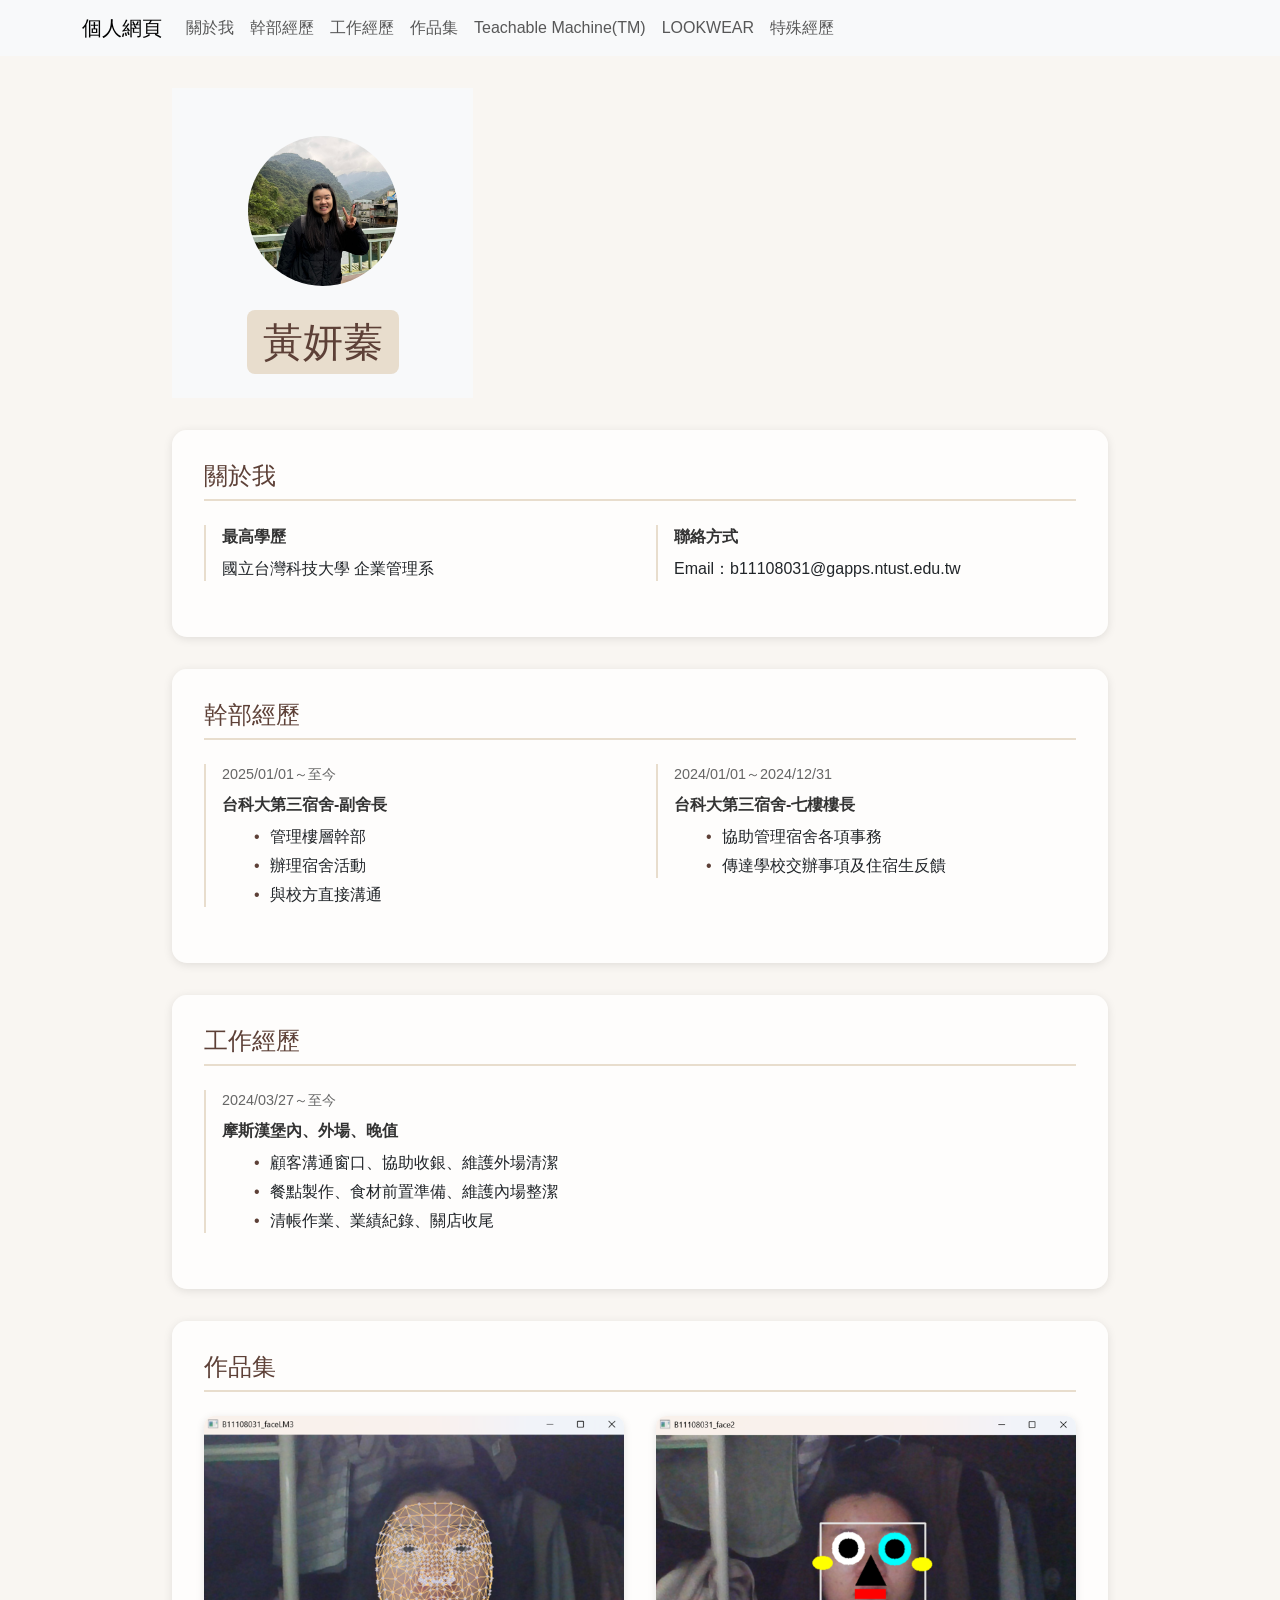
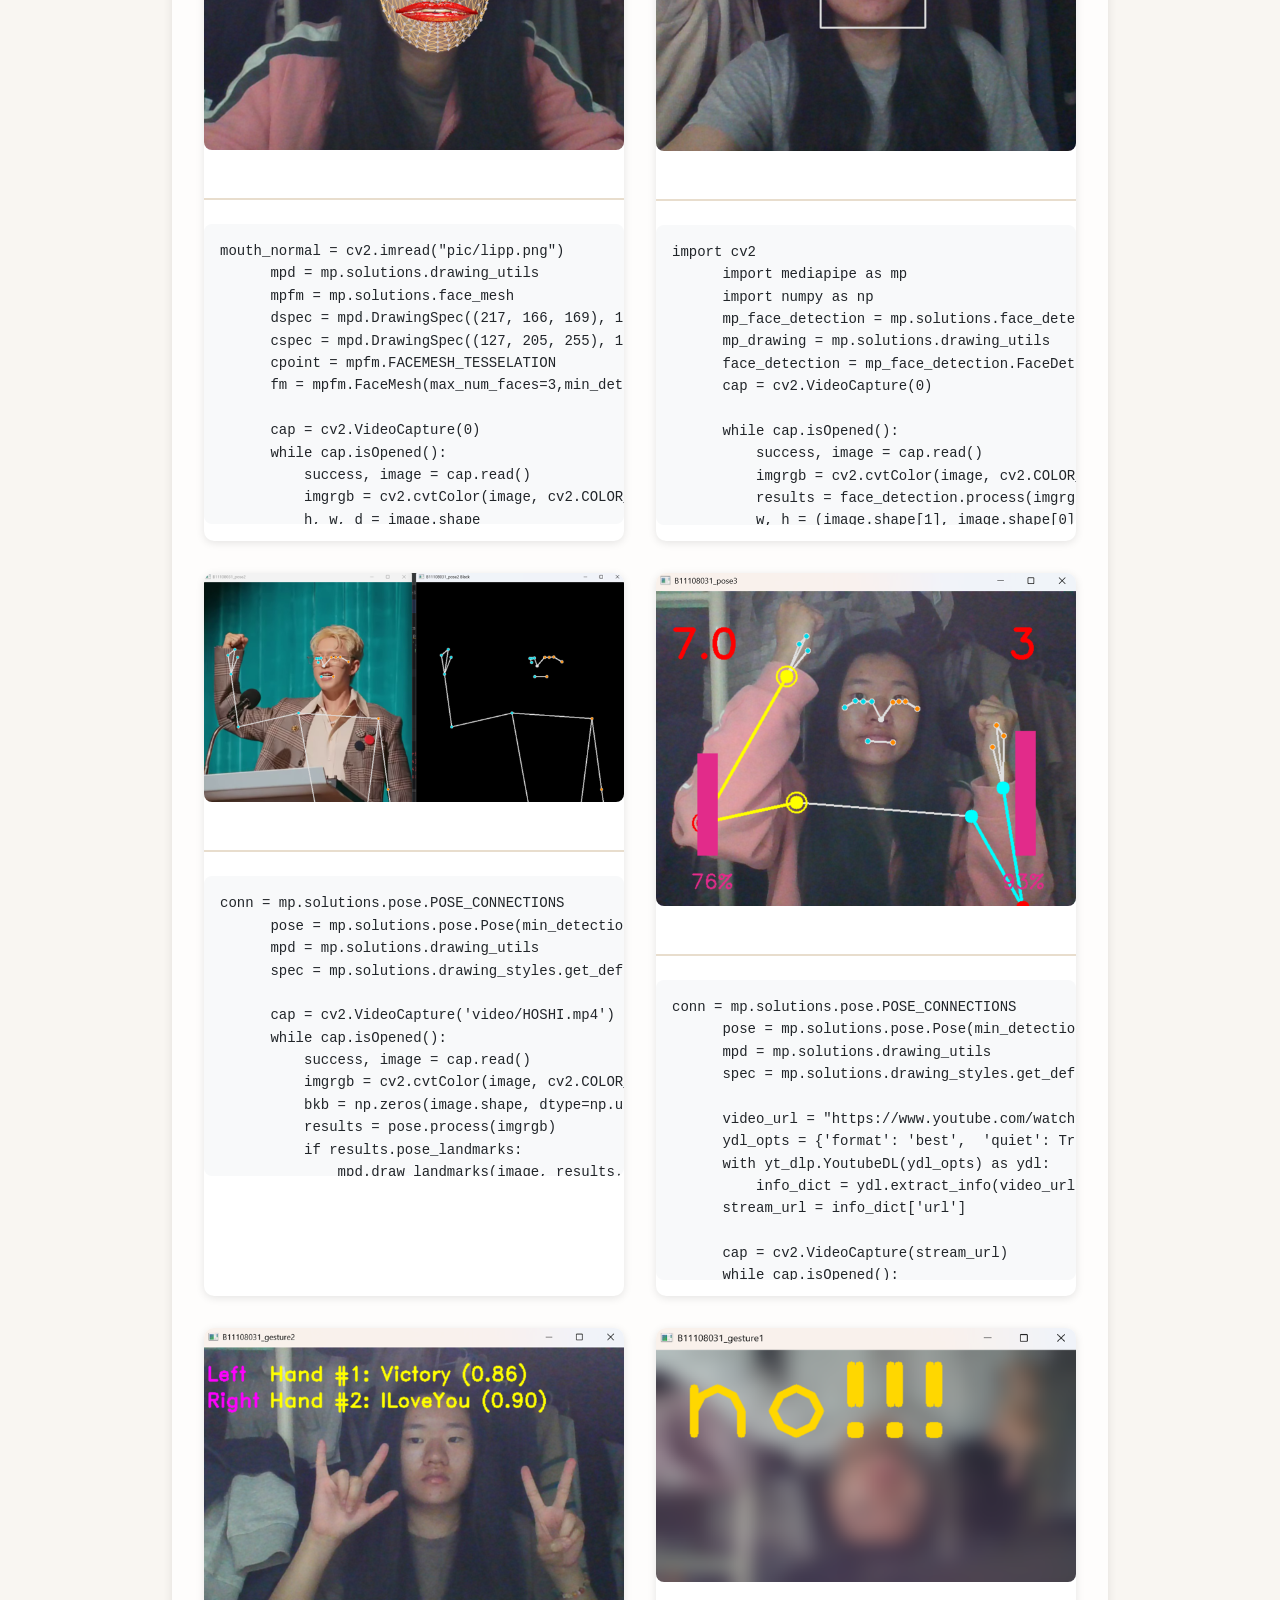
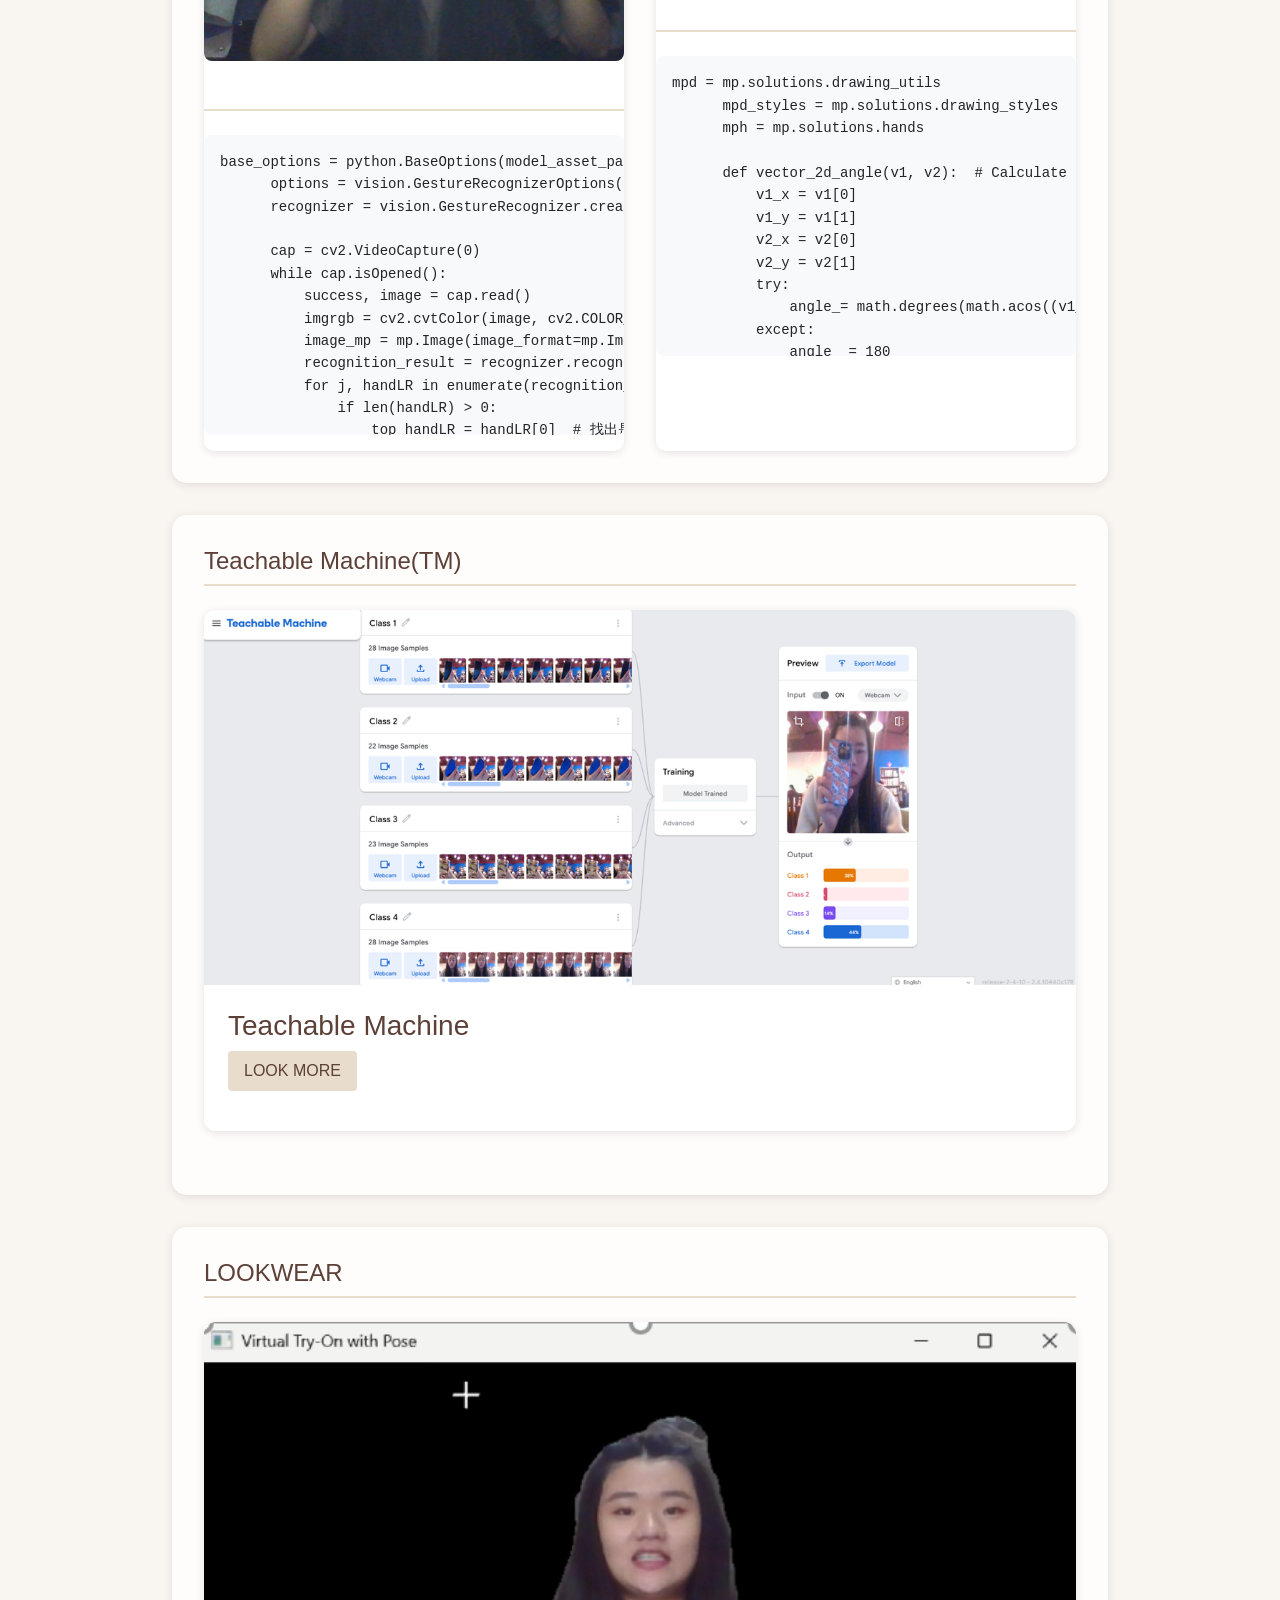
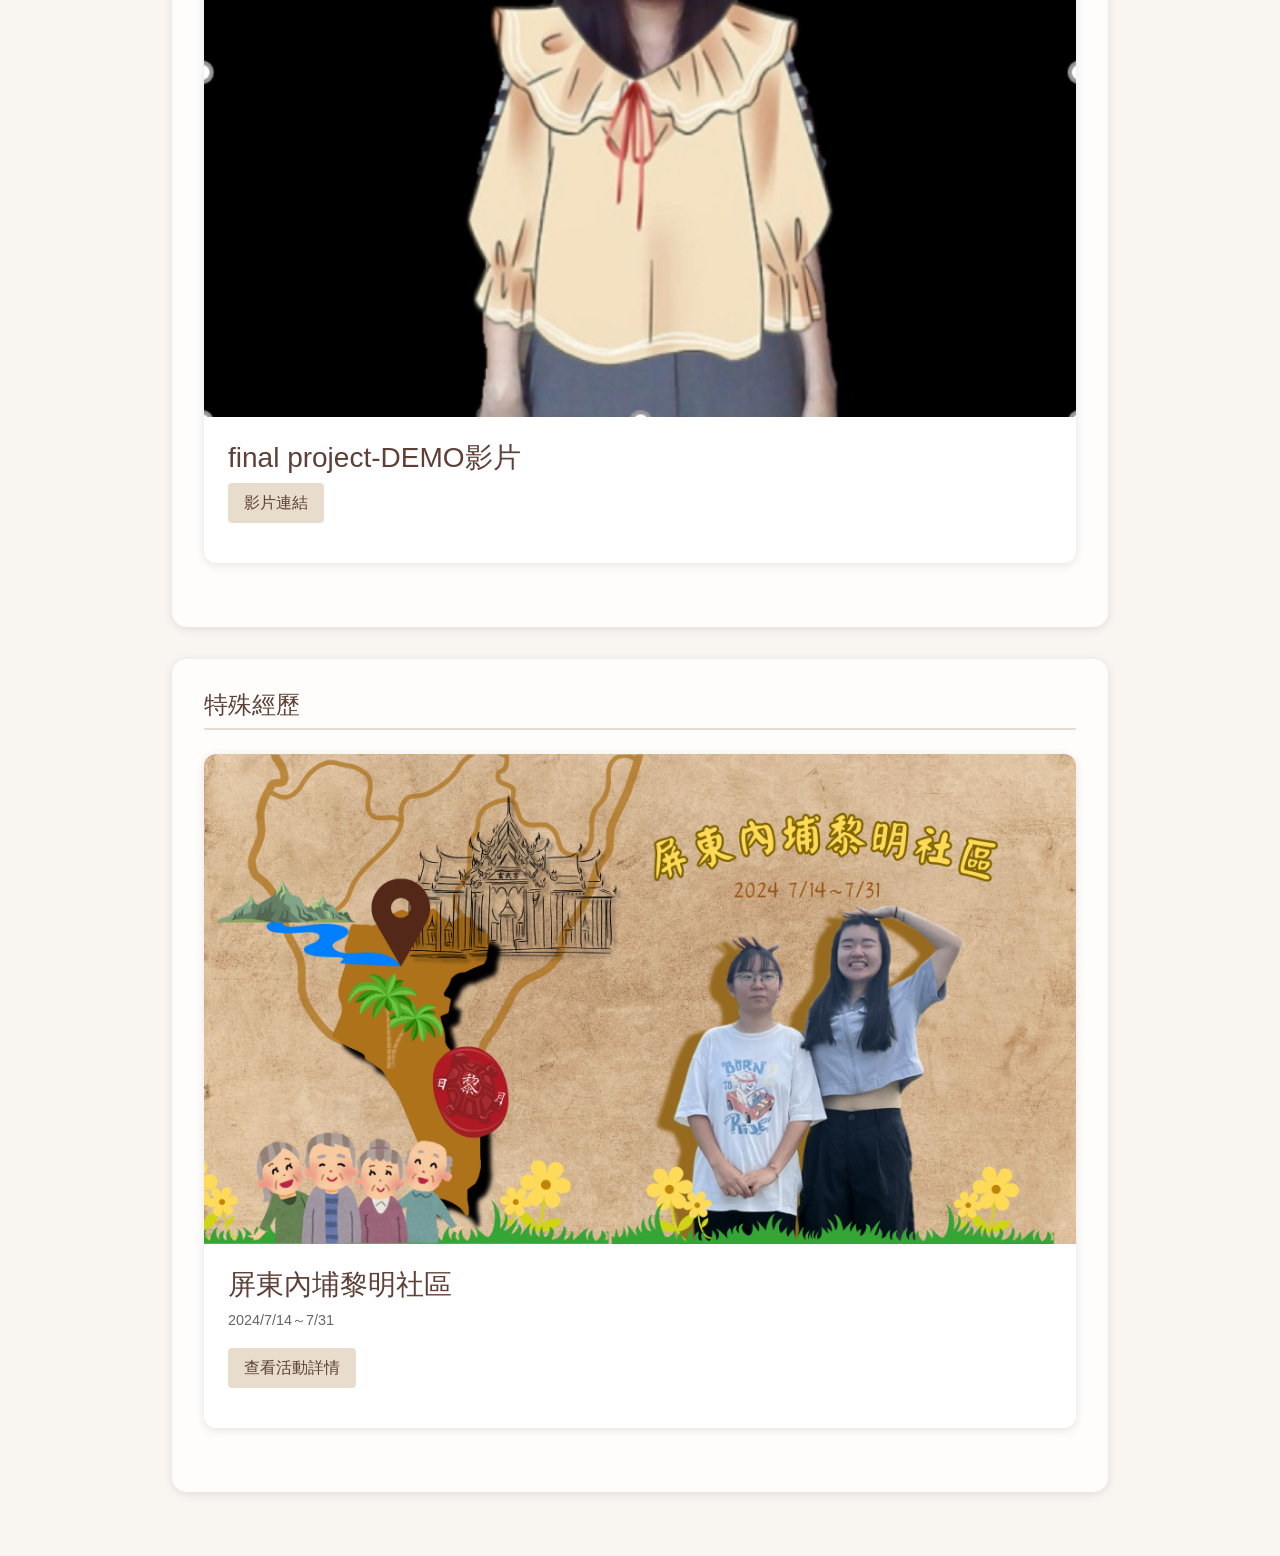
<file: index.html>
<!DOCTYPE html>
      <html>
      <head>
        <meta charset="utf-8">
        <meta name="viewport" content="width=device-width">
        <title>黃妍蓁 - 個人履歷</title>
        <link href="https://cdn.jsdelivr.net/npm/bootstrap@5.3.0/dist/css/bootstrap.min.css" rel="stylesheet">
        <link href="style.css" rel="stylesheet" type="text/css" />
      </head>
      <body>
        <header>
          <nav class="navbar navbar-expand-lg navbar-light bg-light">
            <div class="container">
              <a class="navbar-brand" href="#">個人網頁</a>
              <button class="navbar-toggler" type="button" data-bs-toggle="collapse" data-bs-target="#navbarNav"
                aria-controls="navbarNav" aria-expanded="false" aria-label="Toggle navigation">
                <span class="navbar-toggler-icon"></span>
              </button>
              <div class="collapse navbar-collapse" id="navbarNav">
                <ul class="navbar-nav ml-auto">
                  <li class="nav-item"><a class="nav-link" href="#about-me">關於我</a></li>
                  <li class="nav-item"><a class="nav-link" href="#experience">幹部經歷</a></li>
                  <li class="nav-item"><a class="nav-link" href="#work">工作經歷</a></li>
                  <li class="nav-item"><a class="nav-link" href="#project">作品集</a></li>
                  <li class="nav-item"><a class="nav-link" href="#TM">Teachable Machine(TM)</a></li>
                  <li class="nav-item"><a class="nav-link" href="#finalproject">LOOKWEAR</a></li>
                  <li class="nav-item"><a class="nav-link" href="#activity">特殊經歷</a></li>
                </ul>
              </div>
            </div>
          </nav>
        </header>
        <main>
          <section class="hero">
          <nav class="navbar navbar-expand-lg navbar-light bg-light">
            <div class="container mt-3 text-center">
          <div class="d-flex align-items-center justify-content-center flex-row gap-4 mt-4 flex-wrap">
        <img src="./pic/我.jpg" alt="Personal Photo"
             class="img-fluid rounded-circle"
             style="width: 150px; height: 150px; object-fit: cover;">
        <div class="hero-content">
          <h1>黃妍蓁</h1>
        </div>
      </div>
          </section>

          <section id="about-me" class="section">
            <h2>關於我</h2>
            <div class="grid-layout">
              <div class="timeline">
                <div class="item">
                  <p class="title">最高學歷</p>
                  <p>國立台灣科技大學 企業管理系</p>
                </div>
              </div>
              <div class="timeline">
                <div class="item">
                  <p class="title">聯絡方式</p>
                  <p>Email：b11108031@gapps.ntust.edu.tw</p>
                </div>
              </div>
            </div>
          </section>

          <section id="experience" class="section">
        <h2>幹部經歷</h2>
        <div class="grid-layout">

          <!-- 左欄 -->
          <div class="timeline">
            <div class="item">
              <p class="date">2025/01/01～至今</p>
              <p class="title">台科大第三宿舍-副舍長</p>
              <ul>
                <li>管理樓層幹部</li>
                <li>辦理宿舍活動</li>
                <li>與校方直接溝通</li>
              </ul>
            </div>
          </div>

          <!-- 右欄 -->
          <div class="timeline">
            <div class="item">
              <p class="date">2024/01/01～2024/12/31</p>
              <p class="title">台科大第三宿舍-七樓樓長</p>
              <ul>
                <li>協助管理宿舍各項事務</li>
                <li>傳達學校交辦事項及住宿生反饋</li>
              </ul>
            </div>
          </div>

        </div>
      </section>

          <section id="work" class="section">
            <h2>工作經歷</h2>
            <div class="grid-layout">
              <div class="timeline">
                <div class="item">
                  <p class="date">2024/03/27～至今</p>
                  <p class="title">摩斯漢堡內、外場、晚值</p>
                  <ul>
                    <li>顧客溝通窗口、協助收銀、維護外場清潔</li>
                    <li>餐點製作、食材前置準備、維護內場整潔</li>
                    <li>清帳作業、業績紀錄、關店收尾</li>
                  </ul>
                </div>
              </div>
          </section>
          <section id="project" class="section">

            <h2>作品集</h2>
            </div>
            <!-- 加這個外層容器，讓兩個 code-showcase 並排 -->
      <div class="grid-layout">

        <!-- 第一個 code-showcase -->
        <div class="code-showcase">
          <div class="image-container">
            <img src="./pic/AI063.png" alt="face2" class="code-img">
          </div>
          <div class="code-divider"></div>
          <pre class="code-block"><code>mouth_normal = cv2.imread("pic/lipp.png")                # pic of mouth
      mpd = mp.solutions.drawing_utils
      mpfm = mp.solutions.face_mesh
      dspec = mpd.DrawingSpec((217, 166, 169), 1, 1)
      cspec = mpd.DrawingSpec((127, 205, 255), 1, 1)
      cpoint = mpfm.FACEMESH_TESSELATION
      fm = mpfm.FaceMesh(max_num_faces=3,min_detection_confidence=0.5, min_tracking_confidence=0.5)

      cap = cv2.VideoCapture(0)
      while cap.isOpened():
          success, image = cap.read()
          imgrgb = cv2.cvtColor(image, cv2.COLOR_BGR2RGB)
          h, w, d = image.shape                              #find the image shape
          results = fm.process(imgrgb)
          if results.multi_face_landmarks:
              for f_landmarks in results.multi_face_landmarks:
                  mpd.draw_landmarks(image, landmark_list=f_landmarks, connections=cpoint,
                                     landmark_drawing_spec=dspec, connection_drawing_spec=cspec)
                  # point #0 and #17 are the top and button of mouth
                  mouth_len = int((f_landmarks.landmark[17].y * h)-int(f_landmarks.landmark[0].y * h))
                  mouth = cv2.resize(mouth_normal, (mouth_len * 3, mouth_len)) # resize the pic (m6.png) into the right size
                  mouth_gray = cv2.cvtColor(mouth, cv2.COLOR_BGR2GRAY)         # convert pic to gray
                  _, mouth_mask = cv2.threshold(mouth_gray, 25, 255, cv2.THRESH_BINARY_INV) # make a mask
                  img_height, img_width, _ = mouth.shape  # find the img_height and img_width
                  # the center is between point #13 and #14
                  x, y = int(f_landmarks.landmark[13].x * w - img_width/2), \
                         int(((f_landmarks.landmark[13].y + f_landmarks.landmark[14].y)/2) * h - img_height/2)
                  mouth_area = image[y: y + img_height, x: x + img_width]
                  try:
                      mouth_area_no_mouth = cv2.bitwise_and(mouth_area, mouth_area, mask=mouth_mask)
                      mouth = cv2.add(mouth_area_no_mouth, mouth)    # put the mouth pic on top of image
                      image[y: y+img_height, x: x+img_width] = mouth # at (x, y)
                  except:
                      print("An error occurred.")
          cv2.imshow("B11108031_faceLM3", image)
          if cv2.waitKey(5) & 0xFF == 27:
              break
      cap.release()
      cv2.destroyAllWindows()</code></pre>
        </div>

        <!-- 第二個 code-showcase -->
        <div class="code-showcase">
          <div class="image-container">
            <img src="./pic/AI052.png" alt="face1" class="code-img">
          </div>
          <div class="code-divider"></div>
          <pre class="code-block"><code>import cv2
      import mediapipe as mp
      import numpy as np
      mp_face_detection = mp.solutions.face_detection
      mp_drawing = mp.solutions.drawing_utils
      face_detection = mp_face_detection.FaceDetection(model_selection=0, min_detection_confidence=0.5)
      cap = cv2.VideoCapture(0)

      while cap.isOpened():
          success, image = cap.read()
          imgrgb = cv2.cvtColor(image, cv2.COLOR_BGR2RGB)
          results = face_detection.process(imgrgb)
          w, h = (image.shape[1], image.shape[0])
          if results.detections:
              for detection in results.detections:
                  mp_drawing.draw_detection(image, detection)
                  s = detection.location_data.relative_bounding_box
                  eye = int(s.width * w * 0.1)
                  a = detection.location_data.relative_keypoints[0]
                  b = detection.location_data.relative_keypoints[1]
                  ax, ay = int(a.x * w), int(a.y * h)
                  bx, by = int(b.x * w), int(b.y * h)
                  cv2.circle(image, (ax, ay), (eye + 10), (255, 255, 255), -1)
                  cv2.circle(image, (bx, by), (eye + 10), (255, 255, 0), -1)
                  cv2.circle(image, (ax, ay), eye, (0, 0, 0), -1)
                  cv2.circle(image, (bx, by), eye, (0, 0, 0), -1)
                  nose_size = int(s.width * w * 0.3)
                  nose = detection.location_data.relative_keypoints[2]
                  nx, ny = int(nose.x * w), int(nose.y * h)
                  nose_top = (nx, ny - nose_size // 2)
                  nose_left = (nx - nose_size // 2, ny + nose_size // 2)
                  nose_right = (nx + nose_size // 2, ny + nose_size // 2)
                  triangle_pts = [nose_top, nose_left, nose_right]
                  cv2.fillPoly(image, [np.array(triangle_pts, np.int32)], (0, 0, 0))
                  mouth_size = int(s.width * w * 0.3)
                  mouth = detection.location_data.relative_keypoints[3]
                  mx, my = int(mouth.x * w), int(mouth.y * h)
                  mouth_top_left = (mx - mouth_size // 2, my - mouth_size // 6)
                  mouth_bottom_right = (mx + mouth_size // 2, my + mouth_size // 6)
                  cv2.rectangle(image, mouth_top_left, mouth_bottom_right, (0, 0, 255), -1)
                  ear_size = int(s.width * w * 0.2)
                  left_ear = detection.location_data.relative_keypoints[4]
                  right_ear = detection.location_data.relative_keypoints[5]
                  lx, ly = int(left_ear.x * w), int(left_ear.y * h)
                  rx, ry = int(right_ear.x * w), int(right_ear.y * h)
                  cv2.ellipse(image, (lx, ly), (ear_size // 2, ear_size // 3), 0, 0, 360, (0, 255, 255), -1)
                  cv2.ellipse(image, (rx, ry), (ear_size // 2, ear_size // 3), 0, 0, 360, (0, 255, 255), -1)
          cv2.imshow('B11108031_face2', image)
          if cv2.waitKey(5) & 0xFF == 27:
              break
      cap.release()
      cv2.destroyAllWindows()</code></pre>
        </div>

      </div>
            <div class="code-grid">

        <div class="code-showcase">
          <div class="image-container">
            <img src="/pic/AI072.png" alt="hoshi" class="code-img">
          </div>
          <div class="code-divider"></div>
          <pre class="code-block"><code>conn = mp.solutions.pose.POSE_CONNECTIONS
      pose = mp.solutions.pose.Pose(min_detection_confidence=0.5, min_tracking_confidence=0.5)
      mpd = mp.solutions.drawing_utils
      spec = mp.solutions.drawing_styles.get_default_pose_landmarks_style()

      cap = cv2.VideoCapture('video/HOSHI.mp4')
      while cap.isOpened():
          success, image = cap.read()
          imgrgb = cv2.cvtColor(image, cv2.COLOR_BGR2RGB)
          bkb = np.zeros(image.shape, dtype=np.uint8)
          results = pose.process(imgrgb)
          if results.pose_landmarks:
              mpd.draw_landmarks(image, results.pose_landmarks, conn, spec)
              mpd.draw_landmarks(bkb, results.pose_landmarks, conn, spec)
          cv2.imshow('B11108031_pose2', image)
          cv2.imshow('B11108031_pose2 Black', bkb)
          if cv2.waitKey(5) & 0xFF == 27:
              break
      cap.release()</code></pre>
        </div>

        <div class="code-showcase">
          <div class="image-container">
            <img src="./pic/AI074.png" alt="hand" class="code-img">
          </div>
          <div class="code-divider"></div>
          <pre class="code-block"><code>conn = mp.solutions.pose.POSE_CONNECTIONS
      pose = mp.solutions.pose.Pose(min_detection_confidence=0.5, min_tracking_confidence=0.5)
      mpd = mp.solutions.drawing_utils
      spec = mp.solutions.drawing_styles.get_default_pose_landmarks_style()

      video_url = "https://www.youtube.com/watch?v=WU0v-i0QZKs"
      ydl_opts = {'format': 'best',  'quiet': True }
      with yt_dlp.YoutubeDL(ydl_opts) as ydl:
          info_dict = ydl.extract_info(video_url, download=False)
      stream_url = info_dict['url']

      cap = cv2.VideoCapture(stream_url)
      while cap.isOpened():
          success, image = cap.read()
          image = cv2.resize(image, (520, 300))
          imgrgb = cv2.cvtColor(image, cv2.COLOR_BGR2RGB)
          bkb = np.zeros(image.shape, dtype=np.uint8)
          results = pose.process(imgrgb)
          if results.pose_landmarks:
              mpd.draw_landmarks(image, results.pose_landmarks, conn, spec)
              mpd.draw_landmarks(bkb, results.pose_landmarks, conn, spec)
          cv2.imshow('B11108031_pose2', image)
          cv2.imshow('B11108031_pose2 Black', bkb)
          if cv2.waitKey(5) & 0xFF == 27:
              break
      cap.release()</code></pre>
        </div>

      </div>
      <div class="code-grid">

        <div class="code-showcase">
          <div class="image-container">
            <img src="./pic/AI092.png" alt="hands" class="code-img">
          </div>
          <div class="code-divider"></div>
          <pre class="code-block"><code>base_options = python.BaseOptions(model_asset_path='models/gesture_recognizer.task')
      options = vision.GestureRecognizerOptions(num_hands=2,base_options=base_options)
      recognizer = vision.GestureRecognizer.create_from_options(options)

      cap = cv2.VideoCapture(0)
      while cap.isOpened():
          success, image = cap.read()
          imgrgb = cv2.cvtColor(image, cv2.COLOR_BGR2RGB)
          image_mp = mp.Image(image_format=mp.ImageFormat.SRGB,data=imgrgb)
          recognition_result = recognizer.recognize(image_mp)
          for j, handLR in enumerate(recognition_result.handedness):
              if len(handLR) > 0:
                  top_handLR = handLR[0]  # 找出是左手或右手
                  LR = top_handLR.display_name
                  cv2.putText(image, LR, (5, 50 + 40 * j), 2, 1, (255, 0, 255), 2)
          for i, gesture in enumerate(recognition_result.gestures):
              if len(gesture) > 0:
                  top_gesture = gesture[0]  # 取可能性最高的手勢
                  gesture_name = top_gesture.category_name
                  score = top_gesture.score
                  cv2.putText(image, f'Hand #{i + 1}: {gesture_name} ({score:.2f})', (100, 50 + 40 * i),
                              2, 1, (0, 255, 255), 2)
          #print(recognition_result)
          #for gesture in recognition_result.gestures:
              #top_gesture = gesture[0]
              #gesture_name = top_gesture.category_name
              #score = top_gesture.score
              #cv2.putText(image, f'{gesture_name} ({score:.2f})', (30, 90),
                          #2, 2, (0, 255, 255), 2)
          cv2.imshow('B11108031_gesture2', image)
          if cv2.waitKey(5) & 0xFF == 27:
              break

      cap.release()
      cv2.destroyAllWindows()
      # 👍, 👎, ✌️, ☝️, ✊, 👋, 🤟
      # 0 - Unrecognized gesture, label: Unknown
      # 1 - Closed fist, label: Closed_Fist
      # 2 - Open palm, label: Open_Palm
      # 3 - Pointing up, label: Pointing_Up
      # 4 - Thumbs down, label: Thumb_Down
      # 5 - Thumbs up, label: Thumb_Up
      # 6 - Victory, label: Victory
      # 7 - Love, label: ILoveYou</code></pre>
        </div>

        <div class="code-showcase">
          <div class="image-container">
            <img src="./pic/AI091.png" alt="no" class="code-img">
          </div>
          <div class="code-divider"></div>
          <pre class="code-block"><code>mpd = mp.solutions.drawing_utils
      mpd_styles = mp.solutions.drawing_styles
      mph = mp.solutions.hands

      def vector_2d_angle(v1, v2):  # Calculate the angle based on the coordinates of two points
          v1_x = v1[0]
          v1_y = v1[1]
          v2_x = v2[0]
          v2_y = v2[1]
          try:
              angle_= math.degrees(math.acos((v1_x*v2_x+v1_y*v2_y)/(((v1_x**2+v1_y**2)**0.5)*((v2_x**2+v2_y**2)**0.5))))
          except:
              angle_ = 180
          return angle_

      def hand_angle(hand_): # Calculate the angle of the finger based on the 21 node coordinates
          angle_list = []
          angle_ = vector_2d_angle(((int(hand_[0][0])- int(hand_[2][0])),(int(hand_[0][1])-int(hand_[2][1]))),
                                   ((int(hand_[3][0])- int(hand_[4][0])),(int(hand_[3][1])- int(hand_[4][1]))))
          angle_list.append(angle_) # thumb angle
          angle_ = vector_2d_angle(((int(hand_[0][0])-int(hand_[6][0])),(int(hand_[0][1])- int(hand_[6][1]))),
                                   ((int(hand_[7][0])- int(hand_[8][0])),(int(hand_[7][1])- int(hand_[8][1]))))
          angle_list.append(angle_) # index finger angle
          angle_ = vector_2d_angle(((int(hand_[0][0])- int(hand_[10][0])),(int(hand_[0][1])- int(hand_[10][1]))),
                                   ((int(hand_[11][0])- int(hand_[12][0])),(int(hand_[11][1])- int(hand_[12][1]))))
          angle_list.append(angle_)# middle finger angle
          angle_ = vector_2d_angle(((int(hand_[0][0])- int(hand_[14][0])),(int(hand_[0][1])- int(hand_[14][1]))),
                                   ((int(hand_[15][0])- int(hand_[16][0])),(int(hand_[15][1])- int(hand_[16][1]))))
          angle_list.append(angle_) # ring finger angle
          angle_ = vector_2d_angle(((int(hand_[0][0])- int(hand_[18][0])),(int(hand_[0][1])- int(hand_[18][1]))),
                                   ((int(hand_[19][0])- int(hand_[20][0])),(int(hand_[19][1])- int(hand_[20][1]))))
          angle_list.append(angle_) # pink finger angle
          return angle_list

      def hand_pos(finger_angle): # return the corresponding gesture name.
          f1 = finger_angle[0]    # thumb angle
          f2 = finger_angle[1]    # index finger angle
          f3 = finger_angle[2]    # middle finger angle
          f4 = finger_angle[3]    # ring finger angle
          f5 = finger_angle[4]    # pink finger angle
          if f1<50 and f2>=50 and f3>=50 and f4>=50 and f5>=50:# <50 straight finger,>=50 curled finger
              return 'good'
          elif f1>=50 and f2>=50 and f3<50 and f4>=50 and f5>=50:
              return 'no!!!'
          elif f1<50 and f2<50 and f3>=50 and f4>=50 and f5<50:
              return 'ROCK!'
          elif f1>=50 and f2>=50 and f3>=50 and f4>=50 and f5>=50:
              return '0'
          elif f1>=50 and f2>=50 and f3>=50 and f4>=50 and f5<50:
              return 'pinky'
          elif f1>=50 and f2<50 and f3>=50 and f4>=50 and f5>=50:
              return '1'
          elif f1>=50 and f2<50 and f3<50 and f4>=50 and f5>=50:
              return '2'
          elif f1>=50 and f2>=50 and f3<50 and f4<50 and f5<50:
              return 'ok'
          elif f1<50 and f2>=50 and f3<50 and f4<50 and f5<50:
              return 'ok'
          elif f1>=50 and f2<50 and f3<50 and f4<50 and f5>50:
              return '3'
          elif f1>=50 and f2<50 and f3<50 and f4<50 and f5<50:
              return '4'
          elif f1<50 and f2<50 and f3<50 and f4<50 and f5<50:
              return '5'
          elif f1<50 and f2>=50 and f3>=50 and f4>=50 and f5<50:
              return '6'
          elif f1<50 and f2<50 and f3>=50 and f4>=50 and f5>=50:
              return '7'
          elif f1<50 and f2<50 and f3<50 and f4>=50 and f5>=50:
              return '8'
          elif f1<50 and f2<50 and f3<50 and f4<50 and f5>=50:
              return '9'
          else:
              return ''

      cap = cv2.VideoCapture(0)
      hands = mph.Hands(model_complexity=0,  max_num_hands=2)
      w, h = 540, 310
      while cap.isOpened():
          success, image = cap.read()
          img = cv2.resize(image, (w,h))
          img2 = cv2.cvtColor(img, cv2.COLOR_BGR2RGB)
          results = hands.process(img2)
          if results.multi_hand_landmarks:
              for h_landmarks in results.multi_hand_landmarks:
                  finger_points = []               #Set the list to record finger joint coordinates
                  for i in h_landmarks.landmark:# Convert to coordinates and record them in the 'finger_points'
                      x = i.x*w
                      y = i.y*h
                      finger_points.append((x,y))
                  if finger_points:
                      finger_angle = hand_angle(finger_points) # Calculate finger angles and return a list of length 5
                      text = hand_pos(finger_angle)            # Retrieve the content returned by the gesture
                      if text == 'no!!!':
                          img = cv2.GaussianBlur(img, (77, 77), 0)  # 高斯模糊
                          img = cv2.flip(img, 0)  # 上下翻轉 (0 代表垂直翻轉)
                      cv2.putText(img, text, (30, 120), 1, 10, (0, 215, 255), 10, 1)
          cv2.imshow('B11108031_gesture1', img)
          if cv2.waitKey(5)& 0xFF == 27:
              break
      cap.release()
      cv2.destroyAllWindows()</code></pre>
        </div>
          </section>

          <section id="TM" class="section">
            <h2>Teachable Machine(TM)</h2>
            <div class="TM">
              <img src="./pic/TM.png" alt="Teachable Machine(TM)" class="TM-img">
              <div class="TM-content">
                <h3>Teachable Machine</h3>
                <p><a href="https://teachablemachine.withgoogle.com/models/StoeRHJWC/" target="_blank" class="TM-link">LOOK MORE</a></p>
              </div>
            </div>
          </section>

          <section id="finalproject" class="section">
            <h2>LOOKWEAR</h2>
            <div class="finalproject">
                <img src="./pic/DEMO-3.png" alt="finalproject" class="finalproject-img">
              <div class="finalproject-content">
                <h3>final project-DEMO影片</h3>
                <p><a href="https://youtu.be/4oLzsMIDGJc" target="_blank" class="finalproject-link">影片連結</a></p>
              </div>
          </section>

          <section id="activity" class="section">
            <h2>特殊經歷</h2>
            <div class="activity">
              <img src="./pic/蹲點.png" alt="屏東內埔黎明社區" class="activity-img">
              <div class="activity-content">
                <h3>屏東內埔黎明社區</h3>
                <p class="activity-date">2024/7/14～7/31</p>
                <p><a href="https://youth.chtf.org.tw/team/2024/16149" target="_blank" class="activity-link">查看活動詳情</a></p>
              </div>
            </div>
          </section>


        </main>
      </body>
      </html>
</file>
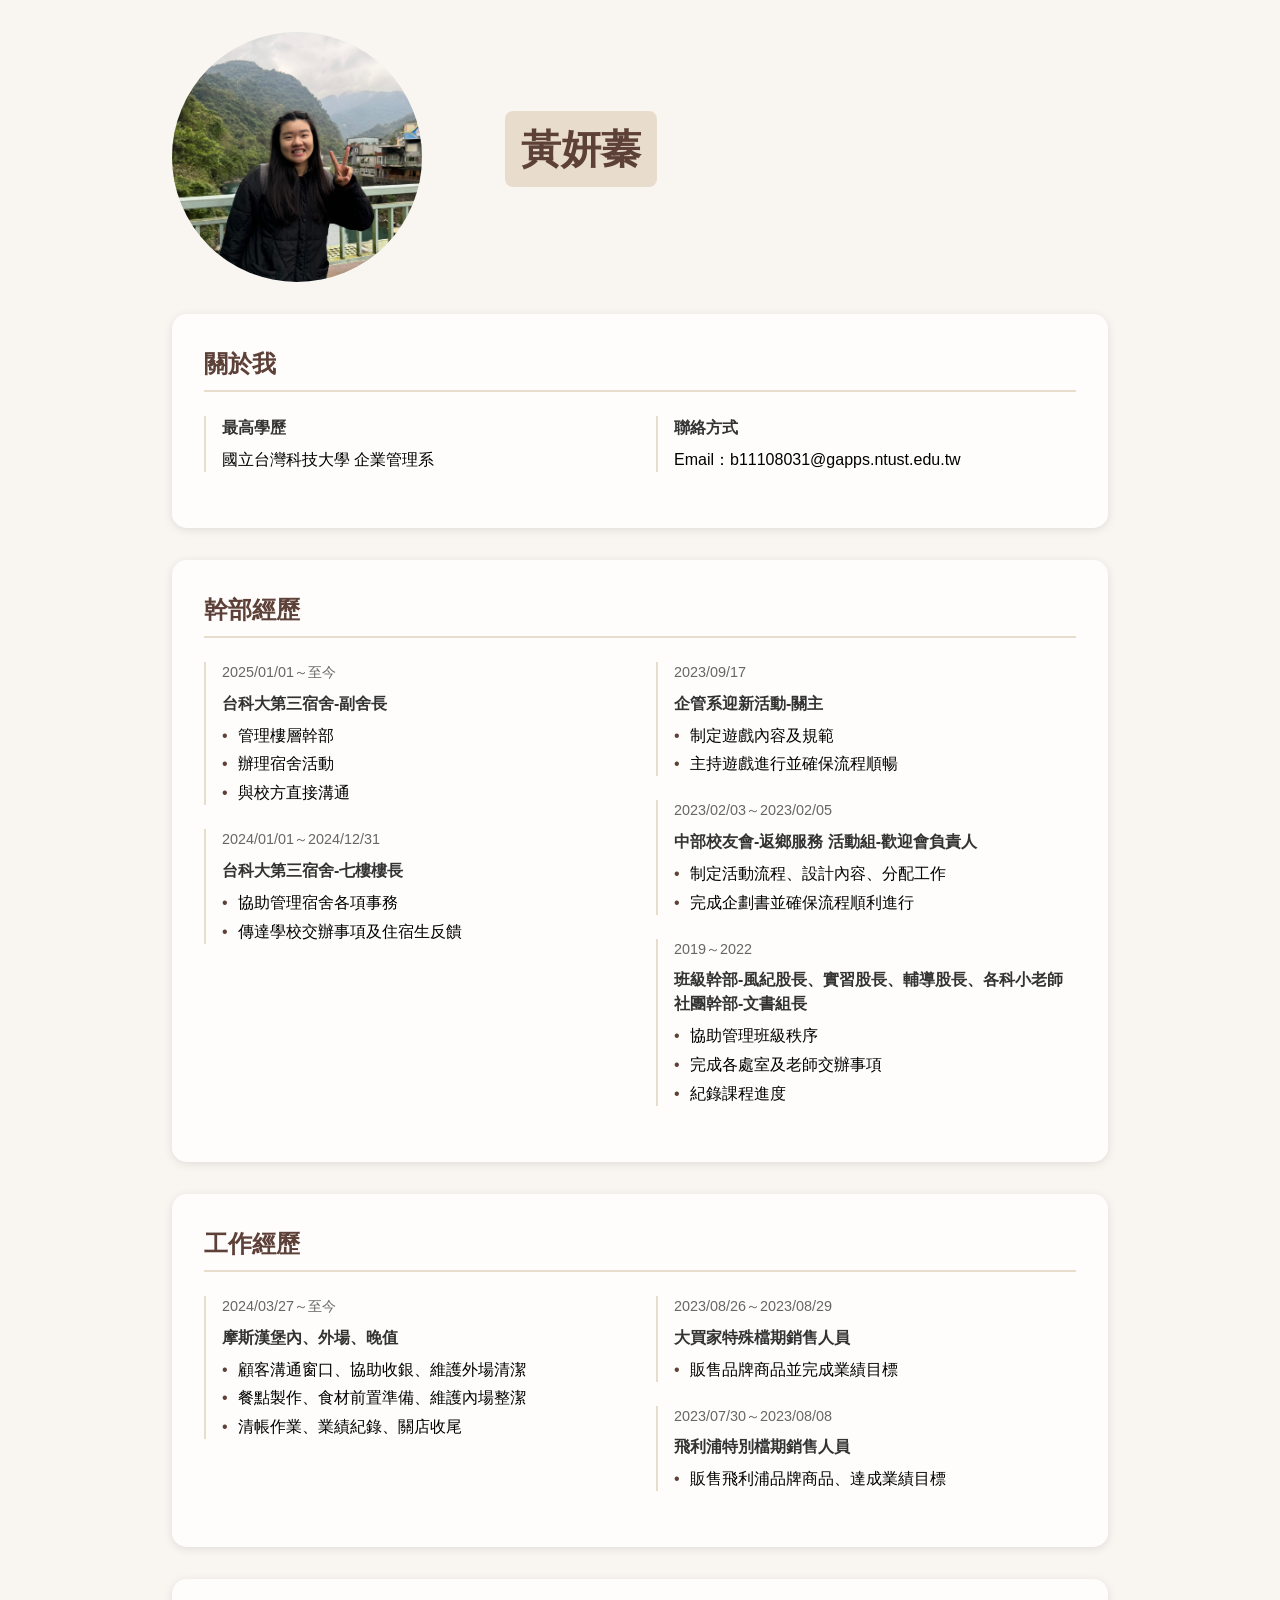
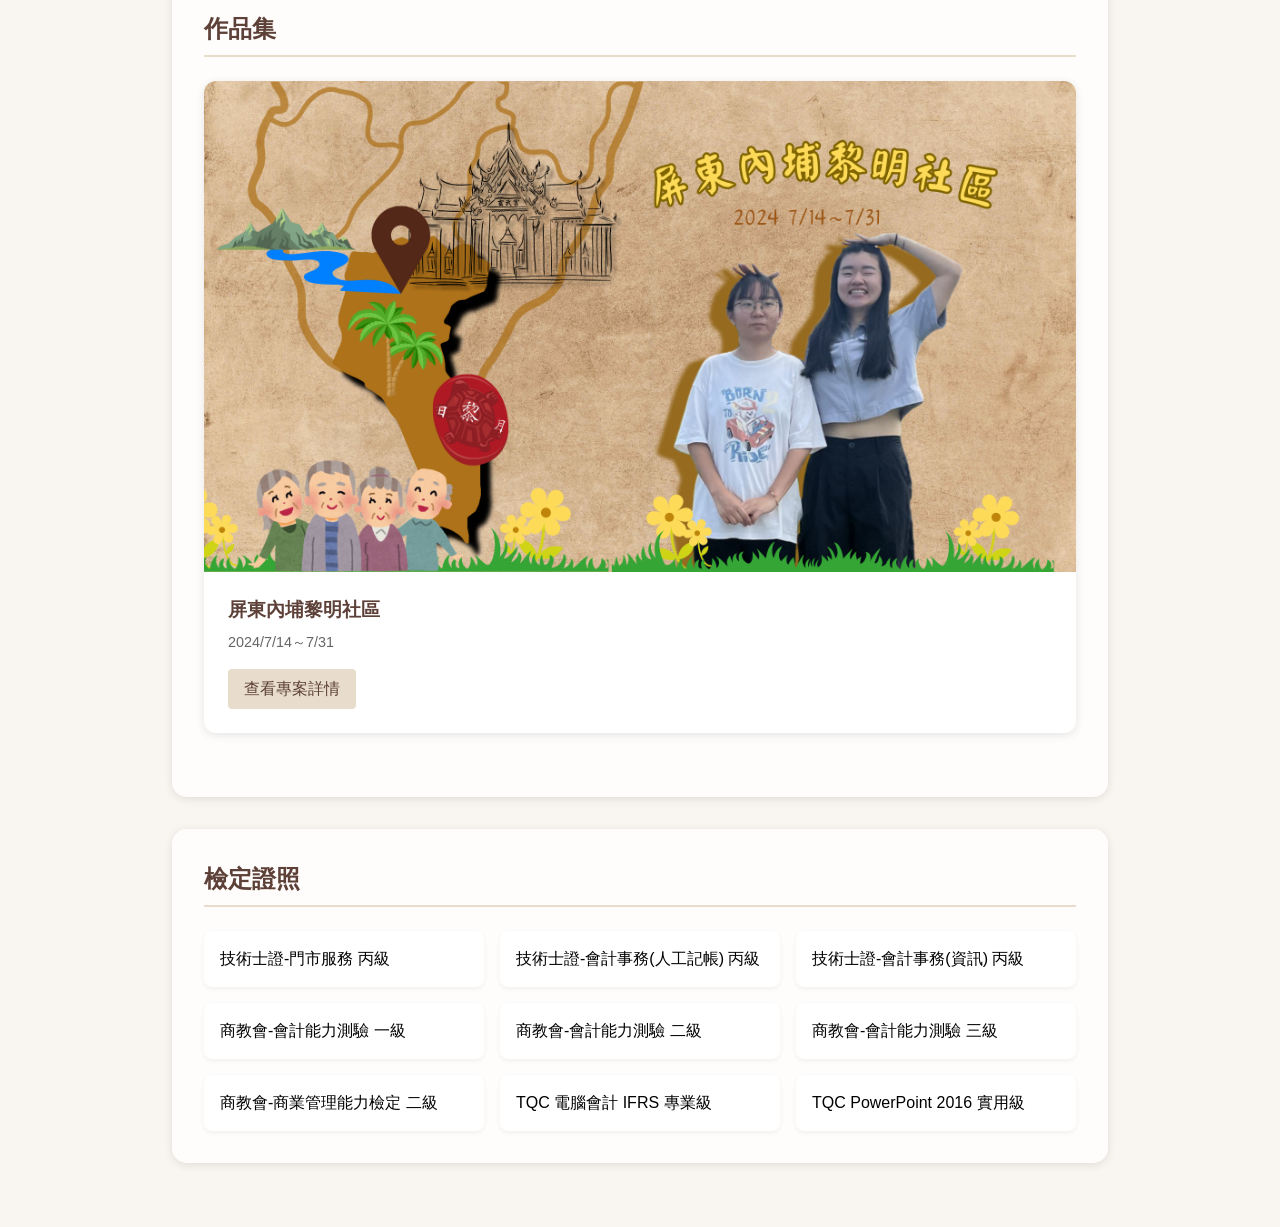
<file: hyj-web-page/hyj-web-page/index.html>
<!DOCTYPE html>
<html>
<head>
  <meta charset="utf-8">
  <meta name="viewport" content="width=device-width">
  <title>黃妍蓁 - 個人履歷</title>
  <link href="style.css" rel="stylesheet" type="text/css" />
</head>
<body>
  <main>
    <section class="hero">
      <div class="profile-img"></div>
      <div class="hero-content">
        <h1>黃妍蓁</h1>
      </div>
    </section>

    <section id="about-me" class="section">
      <h2>關於我</h2>
      <div class="grid-layout">
        <div class="timeline">
          <div class="item">
            <p class="title">最高學歷</p>
            <p>國立台灣科技大學 企業管理系</p>
          </div>
        </div>
        <div class="timeline">
          <div class="item">
            <p class="title">聯絡方式</p>
            <p>Email：b11108031@gapps.ntust.edu.tw</p>
          </div>
        </div>
      </div>
    </section>

    <section id="experience" class="section">
      <h2>幹部經歷</h2>
      <div class="grid-layout">
        <div class="timeline">
          <div class="item">
            <p class="date">2025/01/01～至今</p>
            <p class="title">台科大第三宿舍-副舍長</p>
            <ul>
              <li>管理樓層幹部</li>
              <li>辦理宿舍活動</li>
              <li>與校方直接溝通</li>
            </ul>
          </div>
          <div class="item">
            <p class="date">2024/01/01～2024/12/31</p>
            <p class="title">台科大第三宿舍-七樓樓長</p>
            <ul>
              <li>協助管理宿舍各項事務</li>
              <li>傳達學校交辦事項及住宿生反饋</li>
            </ul>
          </div>
        </div>
        <div class="timeline">
          <div class="item">
            <p class="date">2023/09/17</p>
            <p class="title">企管系迎新活動-關主</p>
            <ul>
              <li>制定遊戲內容及規範</li>
              <li>主持遊戲進行並確保流程順暢</li>
            </ul>
          </div>
          <div class="item">
            <p class="date">2023/02/03～2023/02/05</p>
            <p class="title">中部校友會-返鄉服務 活動組-歡迎會負責人</p>
            <ul>
              <li>制定活動流程、設計內容、分配工作</li>
              <li>完成企劃書並確保流程順利進行</li>
            </ul>
          </div>
          <div class="item">
            <p class="date">2019～2022</p>
            <p class="title">班級幹部-風紀股長、實習股長、輔導股長、各科小老師<br>社團幹部-文書組長</p>
            <ul>
              <li>協助管理班級秩序</li>
              <li>完成各處室及老師交辦事項</li>
              <li>紀錄課程進度</li>
            </ul>
          </div>
        </div>
      </div>
    </section>

    <section id="work" class="section">
      <h2>工作經歷</h2>
      <div class="grid-layout">
        <div class="timeline">
          <div class="item">
            <p class="date">2024/03/27～至今</p>
            <p class="title">摩斯漢堡內、外場、晚值</p>
            <ul>
              <li>顧客溝通窗口、協助收銀、維護外場清潔</li>
              <li>餐點製作、食材前置準備、維護內場整潔</li>
              <li>清帳作業、業績紀錄、關店收尾</li>
            </ul>
          </div>
        </div>
        <div class="timeline">
          <div class="item">
            <p class="date">2023/08/26～2023/08/29</p>
            <p class="title">大買家特殊檔期銷售人員</p>
            <ul>
              <li>販售品牌商品並完成業績目標</li>
            </ul>
          </div>
          <div class="item">
            <p class="date">2023/07/30～2023/08/08</p>
            <p class="title">飛利浦特別檔期銷售人員</p>
            <ul>
              <li>販售飛利浦品牌商品、達成業績目標</li>
            </ul>
          </div>
        </div>
      </div>
    </section>

    <section id="projects" class="section">
      <h2>作品集</h2>
      <div class="project">
        <img src="attached_assets/蹲點.png" alt="屏東內埔黎明社區" class="project-img">
        <div class="project-content">
          <h3>屏東內埔黎明社區</h3>
          <p class="project-date">2024/7/14～7/31</p>
          <p><a href="https://youth.chtf.org.tw/team/2024/16149" target="_blank" class="project-link">查看專案詳情</a></p>
        </div>
      </div>
    </section>

    <section id="certificates" class="section">
      <h2>檢定證照</h2>
      <div class="certificates-grid">
        <div class="cert">技術士證-門市服務 丙級</div>
        <div class="cert">技術士證-會計事務(人工記帳) 丙級</div>
        <div class="cert">技術士證-會計事務(資訊) 丙級</div>
        <div class="cert">商教會-會計能力測驗 一級</div>
        <div class="cert">商教會-會計能力測驗 二級</div>
        <div class="cert">商教會-會計能力測驗 三級</div>
        <div class="cert">商教會-商業管理能力檢定 二級</div>
        <div class="cert">TQC 電腦會計 IFRS 專業級</div>
        <div class="cert">TQC PowerPoint 2016 實用級</div>
      </div>
    </section>
  </main>
</body>
</html>
</file>
<file: style.css>
* {
  margin: 0;
  padding: 0;
  box-sizing: border-box;
  font-family: 'Arial', sans-serif;
  line-height: 1.5;
}

body {
  background-color: #f9f6f2;
}

main {
  max-width: 1000px;
  margin: 0 auto;
  padding: 2rem;
}

.hero {
  display: grid;
  grid-template-columns: 1fr 2fr;
  gap: 2rem;
  align-items: center;
  margin-bottom: 2rem;
}

.profile-img {
  width: 250px;
  height: 250px;
  border-radius: 50%;
  background-image: url('attached_assets/我.jpg');
  background-size: cover;
  background-position: center;
}

.hero-content h1 {
  font-size: 2.5rem;
  color: #5d4037;
  margin-bottom: 1rem;
  padding: 0.5rem 1rem;
  background: #e8ddcd;
  display: inline-block;
  border-radius: 8px;
}

.section {
  background: rgba(255, 255, 255, 0.8);
  padding: 2rem;
  margin-bottom: 2rem;
  border-radius: 15px;
  box-shadow: 0 2px 10px rgba(0,0,0,0.1);
}

.section h2 {
  color: #5d4037;
  margin-bottom: 1.5rem;
  font-size: 1.5rem;
  border-bottom: 2px solid #e8ddcd;
  padding-bottom: 0.5rem;
}

.grid-layout {
  display: grid;
  grid-template-columns: 1fr 1fr;
  gap: 2rem;
}

.timeline .item {
  margin-bottom: 1.5rem;
  padding-left: 1rem;
  border-left: 2px solid #e8ddcd;
}

.timeline .date {
  color: #666;
  font-size: 0.9rem;
  margin-bottom: 0.5rem;
}

.timeline .title {
  font-weight: bold;
  color: #333;
  margin-bottom: 0.5rem;
}

.timeline ul {
  list-style: none;
  margin-left: 1rem;
}

.timeline ul li {
  position: relative;
  margin-bottom: 0.3rem;
}

.timeline ul li:before {
  content: "•";
  position: absolute;
  left: -1rem;
  color: #5d4037;
}

.code-grid {
  display: grid;
  grid-template-columns: repeat(auto-fit, minmax(320px, 1fr));
  gap: 2rem;
  margin-top: 2rem;
}

.code-showcase {
  background: #fff;
  border-radius: 10px;
  box-shadow: 0 2px 8px rgba(0,0,0,0.1);
  overflow: hidden;
  display: flex;
  flex-direction: column;
}

.image-container {
  margin-bottom: 1.5rem;
}

.code-img {
  width: 100%;
  height: auto;
  border-radius: 8px;
  object-fit: contain;
}

.code-divider {
  height: 2px;
  background: #e8ddcd;
  margin: 1.5rem 0;
}

.code-block {
  background: #f8f9fa;
  padding: 1rem;
  border-radius: 8px;
  overflow-x: auto;
  font-family: monospace;
  line-height: 1.6;
  max-height: 300px;
  white-space: pre; /* 讓文字橫向排列 */
}

.activity {
  background: #fff;
  border-radius: 12px;
  overflow: hidden;
  margin-bottom: 2rem;
  box-shadow: 0 2px 10px rgba(0,0,0,0.1);
}

.activity-img {
  width: 100%;
  height: auto;
  display: block;
}

.activity-content {
  padding: 1.5rem;
}

.activity-content h3 {
  color: #5d4037;
  margin-bottom: 0.5rem;
}

.activity-date {
  color: #666;
  font-size: 0.9rem;
  margin-bottom: 1rem;
}

.activity-link {
  display: inline-block;
  color: #5d4037;
  text-decoration: none;
  padding: 0.5rem 1rem;
  background: #e8ddcd;
  border-radius: 4px;
}

.activity-link:hover {
  background: #d4c5b0;
}

.TM {
  background: #fff;
  border-radius: 12px;
  overflow: hidden;
  margin-bottom: 2rem;
  box-shadow: 0 2px 10px rgba(0,0,0,0.1);
}

.TM-img {
  width: 100%;
  height: auto;
  display: block;
}

.TM-content {
  padding: 1.5rem;
}

.TM-content h3 {
  color: #5d4037;
  margin-bottom: 0.5rem;
}

.TM-link {
  display: inline-block;
  color: #5d4037;
  text-decoration: none;
  padding: 0.5rem 1rem;
  background: #e8ddcd;
  border-radius: 4px;
}

.TM-link:hover {
  background: #d4c5b0;
}

.finalproject {
  background: #fff;
  border-radius: 12px;
  overflow: hidden;
  margin-bottom: 2rem;
  box-shadow: 0 2px 10px rgba(0,0,0,0.1);
}

.finalproject-img {
  width: 100%;
  height: auto;
  display: block;
}

.finalproject-content {
  padding: 1.5rem;
}

.finalproject-content h3 {
  color: #5d4037;
  margin-bottom: 0.5rem;
}

.finalproject-link {
  display: inline-block;
  color: #5d4037;
  text-decoration: none;
  padding: 0.5rem 1rem;
  background: #e8ddcd;
  border-radius: 4px;
}

.finalproject-link:hover {
  background: #d4c5b0;
}
</file>
<file: hyj-web-page/hyj-web-page/style.css>
* {
  margin: 0;
  padding: 0;
  box-sizing: border-box;
  font-family: 'Arial', sans-serif;
  line-height: 1.5;
}

body {
  background-color: #f9f6f2;
}

main {
  max-width: 1000px;
  margin: 0 auto;
  padding: 2rem;
}

.hero {
  display: grid;
  grid-template-columns: 1fr 2fr;
  gap: 2rem;
  align-items: center;
  margin-bottom: 2rem;
}

.profile-img {
  width: 250px;
  height: 250px;
  border-radius: 50%;
  background-image: url('attached_assets/我.jpg');
  background-size: cover;
  background-position: center;
}

.hero-content h1 {
  font-size: 2.5rem;
  color: #5d4037;
  margin-bottom: 1rem;
  padding: 0.5rem 1rem;
  background: #e8ddcd;
  display: inline-block;
  border-radius: 8px;
}

.section {
  background: rgba(255, 255, 255, 0.8);
  padding: 2rem;
  margin-bottom: 2rem;
  border-radius: 15px;
  box-shadow: 0 2px 10px rgba(0,0,0,0.1);
}

.section h2 {
  color: #5d4037;
  margin-bottom: 1.5rem;
  font-size: 1.5rem;
  border-bottom: 2px solid #e8ddcd;
  padding-bottom: 0.5rem;
}

.grid-layout {
  display: grid;
  grid-template-columns: 1fr 1fr;
  gap: 2rem;
}

.timeline .item {
  margin-bottom: 1.5rem;
  padding-left: 1rem;
  border-left: 2px solid #e8ddcd;
}

.timeline .date {
  color: #666;
  font-size: 0.9rem;
  margin-bottom: 0.5rem;
}

.timeline .title {
  font-weight: bold;
  color: #333;
  margin-bottom: 0.5rem;
}

.timeline ul {
  list-style: none;
  margin-left: 1rem;
}

.timeline ul li {
  position: relative;
  margin-bottom: 0.3rem;
}

.timeline ul li:before {
  content: "•";
  position: absolute;
  left: -1rem;
  color: #5d4037;
}

.certificates-grid {
  display: grid;
  grid-template-columns: repeat(auto-fill, minmax(250px, 1fr));
  gap: 1rem;
}

.project {
  background: #fff;
  border-radius: 12px;
  overflow: hidden;
  margin-bottom: 2rem;
  box-shadow: 0 2px 10px rgba(0,0,0,0.1);
}

.project-img {
  width: 100%;
  height: auto;
  display: block;
}

.project-content {
  padding: 1.5rem;
}

.project-content h3 {
  color: #5d4037;
  margin-bottom: 0.5rem;
}

.project-date {
  color: #666;
  font-size: 0.9rem;
  margin-bottom: 1rem;
}

.project-link {
  display: inline-block;
  color: #5d4037;
  text-decoration: none;
  padding: 0.5rem 1rem;
  background: #e8ddcd;
  border-radius: 4px;
}

.project-link:hover {
  background: #d4c5b0;
}

.cert {
  background: #fff;
  padding: 1rem;
  border-radius: 8px;
  box-shadow: 0 2px 5px rgba(0,0,0,0.05);
}

@media (max-width: 768px) {
  .hero {
    grid-template-columns: 1fr;
    text-align: center;
  }

  .profile-img {
    margin: 0 auto;
  }

  .section {
    padding: 1.5rem;
  }
}
</file>
